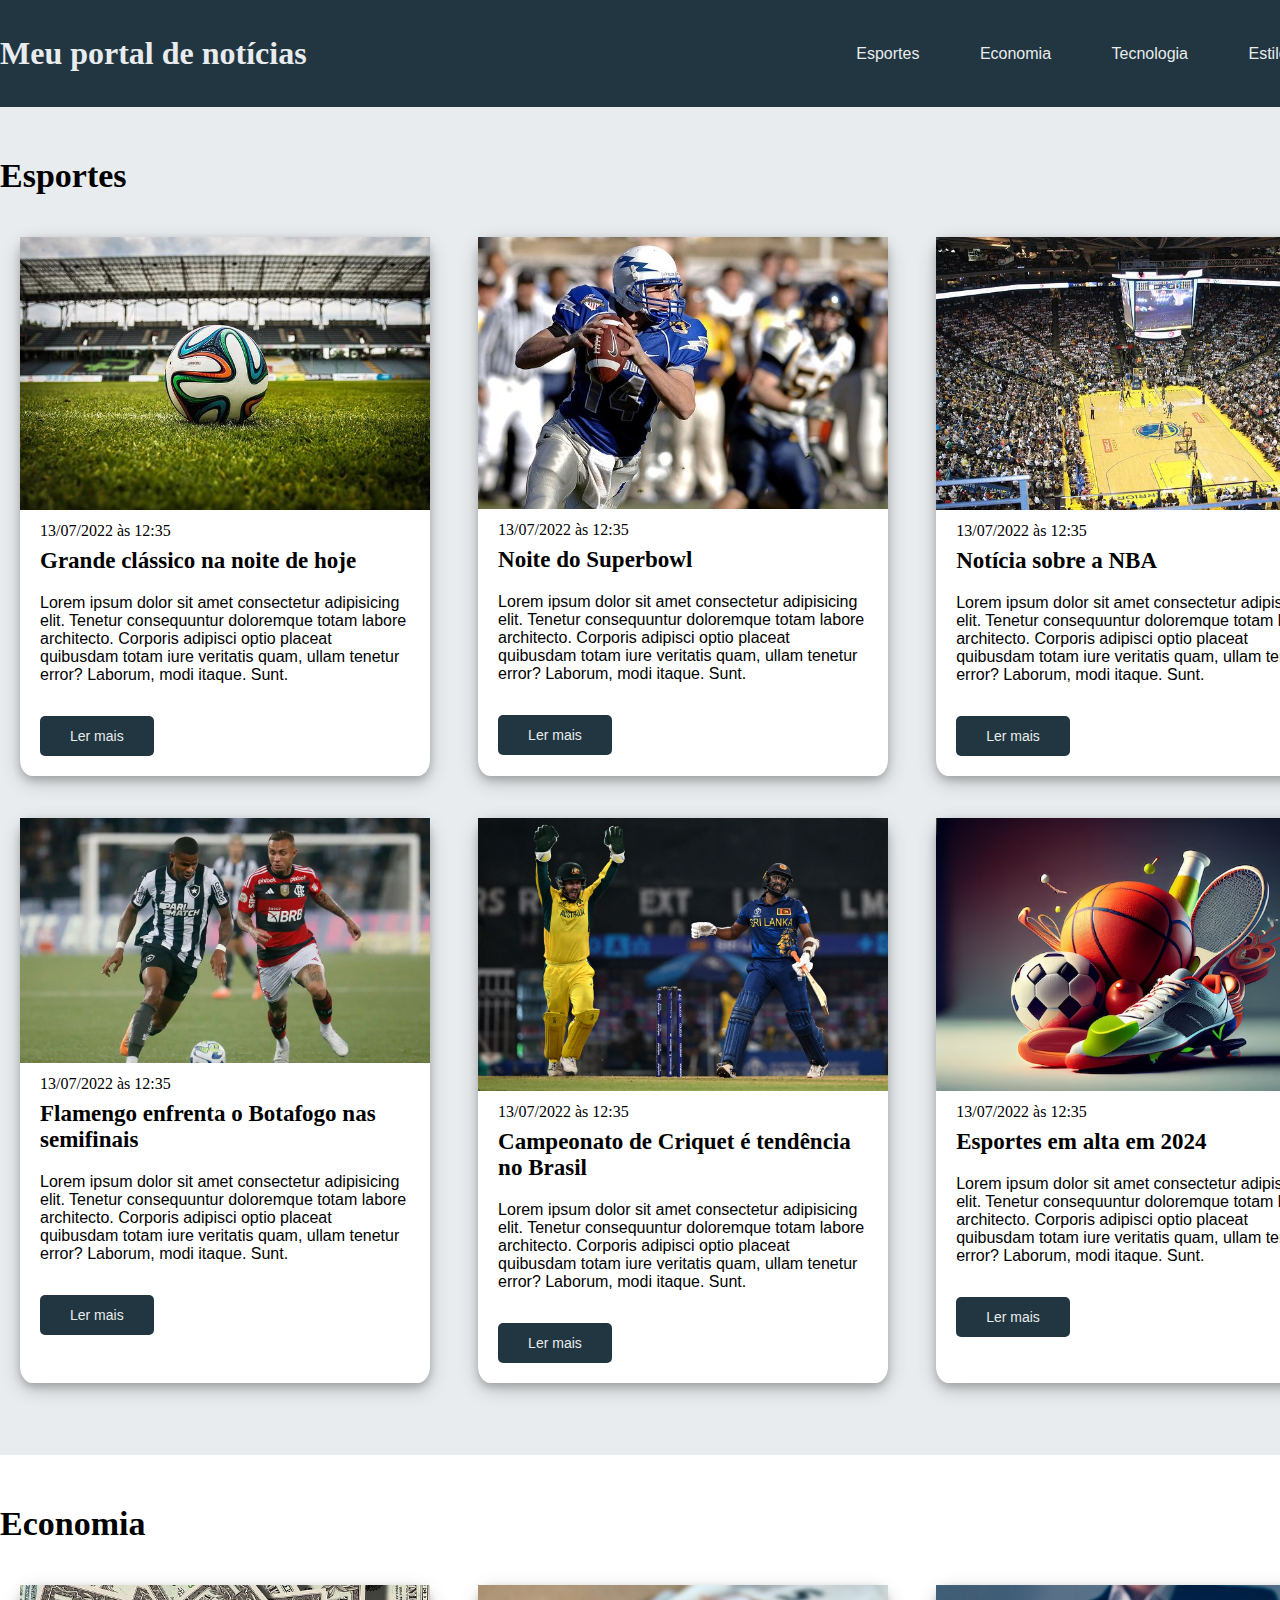
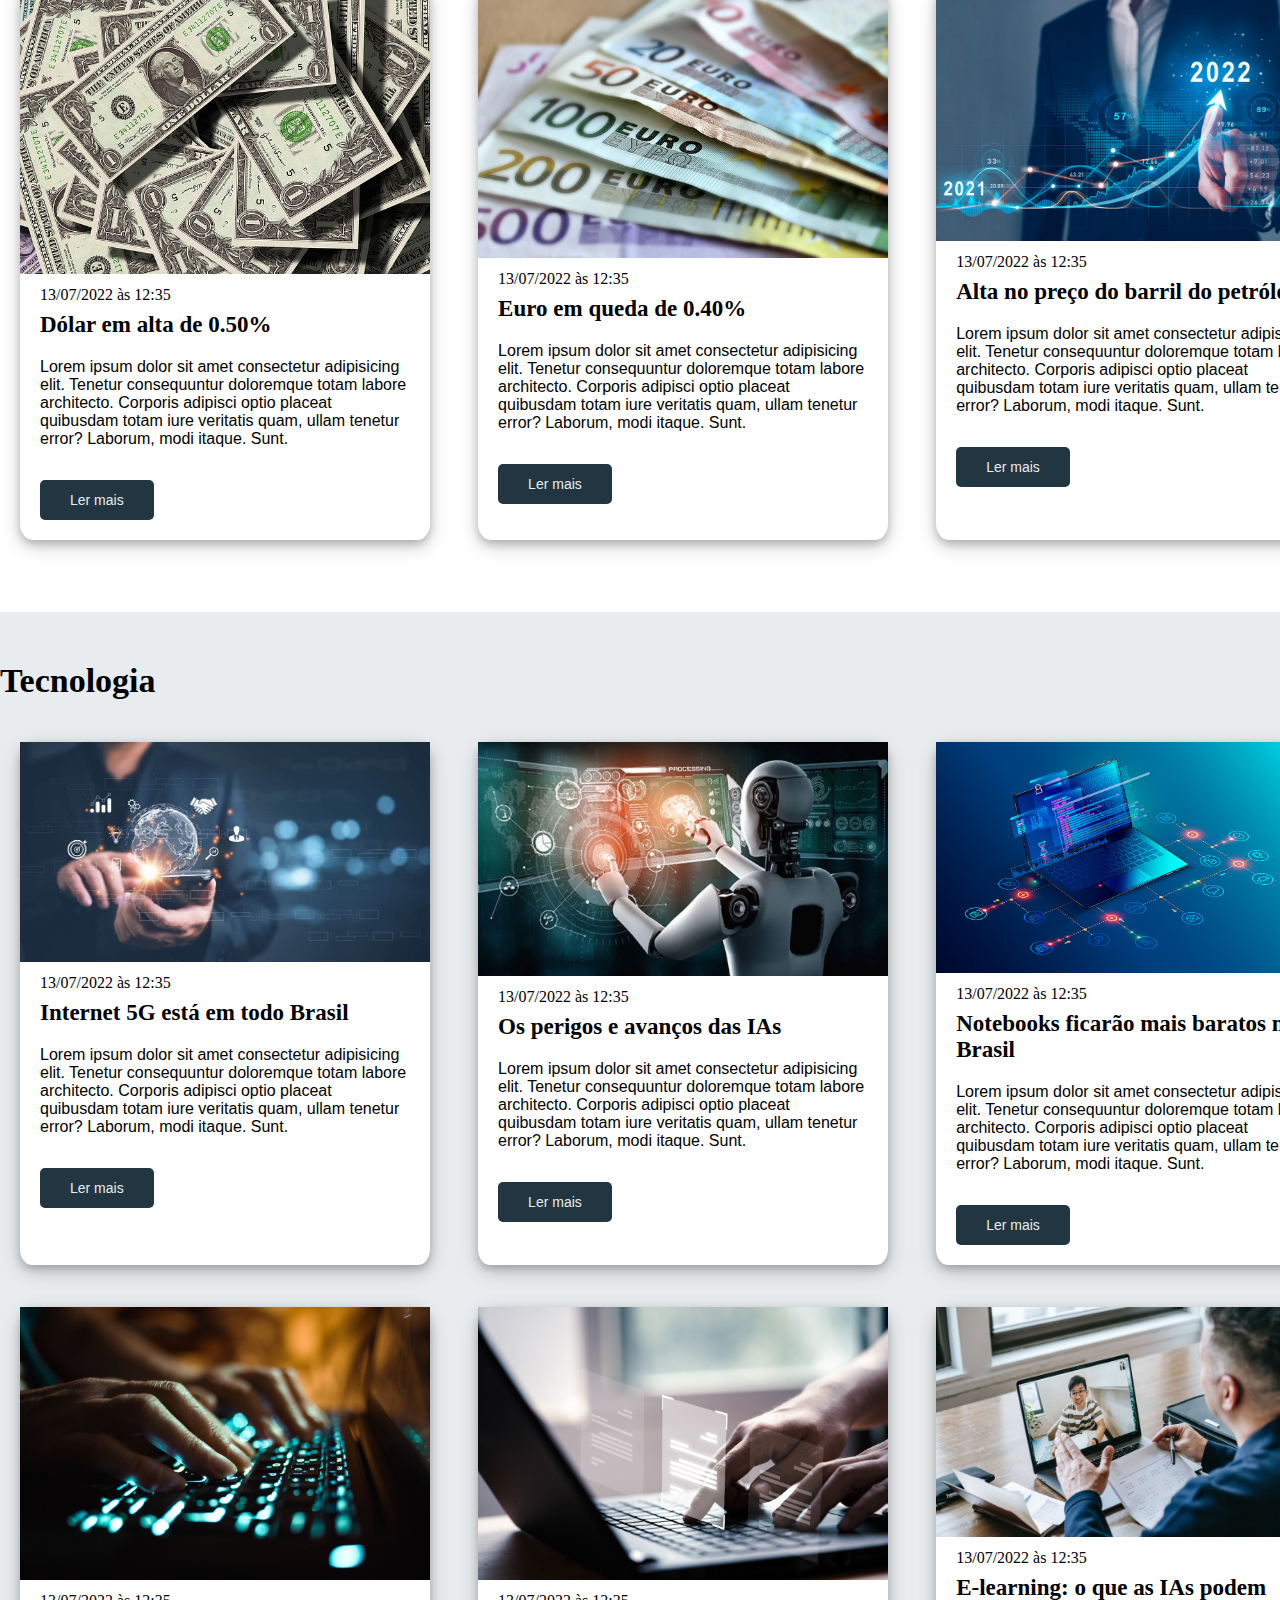
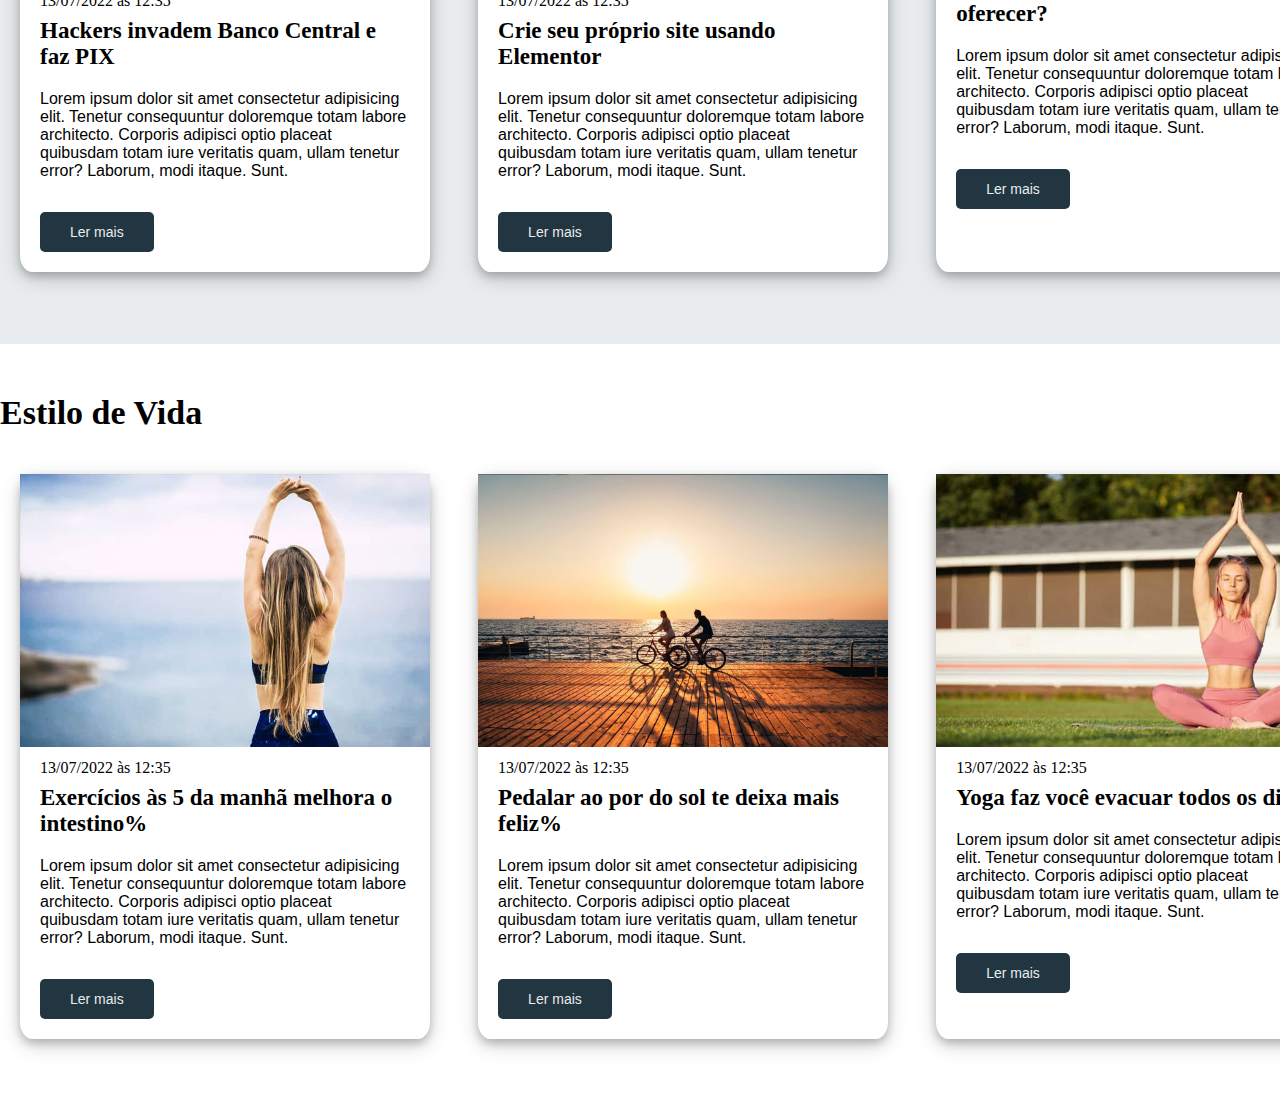
<file: index.html>
<!DOCTYPE html>
<html lang="pt-BR">

<head>
    <meta charset="UTF-8">
    <meta http-equiv="X-UA-Compatible" content="IE=edge">
    <meta name="viewport" content="width=device-width, initial-scale=1.0">
    <title>Meu portal de notícias</title>
    <link rel="stylesheet" href="./main.css" />
</head>

<body>
    <header>
        <div class="conteiner">
            <h1>Meu portal de notícias</h1>
            <nav>
                <ul>
                    <li>
                        <a href="#sports" title="Ir para a seção de esportes">Esportes</a>
                    </li>
                    <li>
                        <a href="#economy" title="Ir para a seção de notícias">Economia</a>
                    </li>
                    <li>
                        <a href="#tecnology" title="Ir para a seção de tecnologia">Tecnologia</a>
                    </li>
                    <li>
                        <a href="#lyfestile" title="Ir para a seção de estilo de vida">Estilo de Vida</a>
                    </li>
                </ul>
            </nav>
        </div>
    </header>
    <section id="sports">
        <div class="conteiner">
            <h2>Esportes</h2>
            <div class="articles">
                <article>
                    <img src="./imagens/futebol.jpg" alt="Bola de futebol no gramado" />
                    <header>
                        <time>13/07/2022 às 12:35</time>
                    </header>
                    <h3>Grande clássico na noite de hoje</h3>
                    <p>
                        Lorem ipsum dolor sit amet consectetur adipisicing elit. Tenetur consequuntur doloremque totam
                        labore architecto. Corporis adipisci optio placeat quibusdam totam iure veritatis quam, ullam
                        tenetur error? Laborum, modi itaque. Sunt.
                    </p>
                    <a href="#" title="Leia a notícia completa">Ler mais</a>
                </article>
                <article>
                    <img src="./imagens/futebol-americano.jpg"
                        alt="Jogador de futebol americano correndo com a bola na mão" />
                    <header>
                        <time>13/07/2022 às 12:35</time>
                    </header>
                    <h3>Noite do Superbowl</h3>
                    <p>
                        Lorem ipsum dolor sit amet consectetur adipisicing elit. Tenetur consequuntur doloremque totam
                        labore architecto. Corporis adipisci optio placeat quibusdam totam iure veritatis quam, ullam
                        tenetur error? Laborum, modi itaque. Sunt.
                    </p>
                    <a href="#" title="Leia a notícia completa">Ler mais</a>
                </article>
                <article>
                    <img src="./imagens/basquete.jpg" title="Vista aérea de uma quadra de basquete" />
                    <header>
                        <time>13/07/2022 às 12:35</time>
                    </header>
                    <h3>Notícia sobre a NBA</h3>
                    <p>
                        Lorem ipsum dolor sit amet consectetur adipisicing elit. Tenetur consequuntur doloremque totam
                        labore architecto. Corporis adipisci optio placeat quibusdam totam iure veritatis quam, ullam
                        tenetur error? Laborum, modi itaque. Sunt.
                    </p>
                    <a href="#" title="Leia a notícia completa">Ler mais</a>
                </article>
                <article>
                    <img src="./imagens/flamengo-botafogo.webp" title="Jogador do Flamengo disputando bola com jogador do Botafogo" />
                    <header>
                        <time>13/07/2022 às 12:35</time>
                    </header>
                    <h3>Flamengo enfrenta o Botafogo nas semifinais</h3>
                    <p>
                        Lorem ipsum dolor sit amet consectetur adipisicing elit. Tenetur consequuntur doloremque totam
                        labore architecto. Corporis adipisci optio placeat quibusdam totam iure veritatis quam, ullam
                        tenetur error? Laborum, modi itaque. Sunt.
                    </p>
                    <a href="#" title="Leia a notícia completa">Ler mais</a>
                </article>
                <article>
                    <img src="./imagens/criquete.jpeg" title="Dois jogadores de críquete, um com a mão levantada" />
                    <header>
                        <time>13/07/2022 às 12:35</time>
                    </header>
                    <h3>Campeonato de Criquet é tendência no Brasil</h3>
                    <p>
                        Lorem ipsum dolor sit amet consectetur adipisicing elit. Tenetur consequuntur doloremque totam
                        labore architecto. Corporis adipisci optio placeat quibusdam totam iure veritatis quam, ullam
                        tenetur error? Laborum, modi itaque. Sunt.
                    </p>
                    <a href="#" title="Leia a notícia completa">Ler mais</a>
                </article>
                <article>
                    <img src="./imagens/esportes-01.avif" title="Vários objetos de esportes diversos emaranhados" />
                    <header>
                        <time>13/07/2022 às 12:35</time>
                    </header>
                    <h3>Esportes em alta em 2024</h3>
                    <p>
                        Lorem ipsum dolor sit amet consectetur adipisicing elit. Tenetur consequuntur doloremque totam
                        labore architecto. Corporis adipisci optio placeat quibusdam totam iure veritatis quam, ullam
                        tenetur error? Laborum, modi itaque. Sunt.
                    </p>
                    <a href="#" title="Leia a notícia completa">Ler mais</a>
                </article>
            </div>
        </div>
    </section>
   <section id="economy">
        <div class="conteiner">
            <h2>Economia</h2>
            <div class="articles">
                <article>
                    <img src="./imagens/dolares.jpg" alt="Muitos dólares" />
                    <header>
                        <time>13/07/2022 às 12:35</time>
                    </header>
                    <h3>Dólar em alta de 0.50%</h3>
                    <p>
                        Lorem ipsum dolor sit amet consectetur adipisicing elit. Tenetur consequuntur doloremque totam
                        labore
                        architecto. Corporis adipisci optio placeat quibusdam totam iure veritatis quam, ullam tenetur
                        error?
                        Laborum, modi itaque. Sunt.
                    </p>
                    <a href="#" title="Leia a notícia completa">Ler mais</a>
                </article>
                <article>
                    <img src="./imagens/euro.jpg" alt="Várias notas de euro" />
                    <header>
                        <time>13/07/2022 às 12:35</time>
                    </header>
                    <h3>Euro em queda de 0.40%</h3>
                    <p>
                        Lorem ipsum dolor sit amet consectetur adipisicing elit. Tenetur consequuntur doloremque totam
                        labore
                        architecto. Corporis adipisci optio placeat quibusdam totam iure veritatis quam, ullam tenetur
                        error?
                        Laborum, modi itaque. Sunt.
                    </p>
                    <a href="#" title="Leia a notícia completa">Ler mais</a>
                </article>
                <article>
                    <img src="./imagens/economia-01.jpeg" alt="Extração de petróleo" />
                    <header>
                        <time>13/07/2022 às 12:35</time>
                    </header>
                    <h3>Alta no preço do barril do petróleo</h3>
                    <p>
                        Lorem ipsum dolor sit amet consectetur adipisicing elit. Tenetur consequuntur doloremque totam
                        labore
                        architecto. Corporis adipisci optio placeat quibusdam totam iure veritatis quam, ullam tenetur
                        error?
                        Laborum, modi itaque. Sunt.
                    </p>
                    <a href="#" title="Leia a notícia completa">Ler mais</a>
                </article>
            </div>
        </div>
    </section>
    <section id="tecnology">
        <div class="conteiner">
            <h2>Tecnologia</h2>
            <div class="articles">
                <article>
                    <img src="./imagens/tecnologia-01.jpeg" alt="Bola de futebol no gramado" />
                    <header>
                        <time>13/07/2022 às 12:35</time>
                    </header>
                    <h3>Internet 5G está em todo Brasil</h3>
                    <p>
                        Lorem ipsum dolor sit amet consectetur adipisicing elit. Tenetur consequuntur doloremque totam
                        labore architecto. Corporis adipisci optio placeat quibusdam totam iure veritatis quam, ullam
                        tenetur error? Laborum, modi itaque. Sunt.
                    </p>
                    <a href="#" title="Leia a notícia completa">Ler mais</a>
                </article>
                <article>
                    <img src="./imagens/tecnologia-02.jpeg"
                        alt="Jogador de futebol americano correndo com a bola na mão" />
                    <header>
                        <time>13/07/2022 às 12:35</time>
                    </header>
                    <h3>Os perigos e avanços das IAs</h3>
                    <p>
                        Lorem ipsum dolor sit amet consectetur adipisicing elit. Tenetur consequuntur doloremque totam
                        labore architecto. Corporis adipisci optio placeat quibusdam totam iure veritatis quam, ullam
                        tenetur error? Laborum, modi itaque. Sunt.
                    </p>
                    <a href="#" title="Leia a notícia completa">Ler mais</a>
                </article>
                <article>
                    <img src="./imagens/tecnologia-03.jpeg" title="Vista aérea de uma quadra de basquete" />
                    <header>
                        <time>13/07/2022 às 12:35</time>
                    </header>
                    <h3>Notebooks ficarão mais baratos no Brasil</h3>
                    <p>
                        Lorem ipsum dolor sit amet consectetur adipisicing elit. Tenetur consequuntur doloremque totam
                        labore architecto. Corporis adipisci optio placeat quibusdam totam iure veritatis quam, ullam
                        tenetur error? Laborum, modi itaque. Sunt.
                    </p>
                    <a href="#" title="Leia a notícia completa">Ler mais</a>
                </article>
                <article>
                    <img src="./imagens/tecnologia-04.jpeg" title="Vista aérea de uma quadra de basquete" />
                    <header>
                        <time>13/07/2022 às 12:35</time>
                    </header>
                    <h3>Hackers invadem Banco Central e faz PIX</h3>
                    <p>
                        Lorem ipsum dolor sit amet consectetur adipisicing elit. Tenetur consequuntur doloremque totam
                        labore architecto. Corporis adipisci optio placeat quibusdam totam iure veritatis quam, ullam
                        tenetur error? Laborum, modi itaque. Sunt.
                    </p>
                    <a href="#" title="Leia a notícia completa">Ler mais</a>
                </article>
                <article>
                    <img src="./imagens/tecnologia-05.jpeg" title="Vista aérea de uma quadra de basquete" />
                    <header>
                        <time>13/07/2022 às 12:35</time>
                    </header>
                    <h3>Crie seu próprio site usando Elementor</h3>
                    <p>
                        Lorem ipsum dolor sit amet consectetur adipisicing elit. Tenetur consequuntur doloremque totam
                        labore architecto. Corporis adipisci optio placeat quibusdam totam iure veritatis quam, ullam
                        tenetur error? Laborum, modi itaque. Sunt.
                    </p>
                    <a href="#" title="Leia a notícia completa">Ler mais</a>
                </article>
                <article>
                    <img src="./imagens/tecnologia-06.jpeg" title="Vista aérea de uma quadra de basquete" />
                    <header>
                        <time>13/07/2022 às 12:35</time>
                    </header>
                    <h3>E-learning: o que as IAs podem oferecer?</h3>
                    <p>
                        Lorem ipsum dolor sit amet consectetur adipisicing elit. Tenetur consequuntur doloremque totam
                        labore architecto. Corporis adipisci optio placeat quibusdam totam iure veritatis quam, ullam
                        tenetur error? Laborum, modi itaque. Sunt.
                    </p>
                    <a href="#" title="Leia a notícia completa">Ler mais</a>
                </article>
            </div>
        </div>
    </section>
    <section id="lifestyle">
        <div class="conteiner">
            <h2>Estilo de Vida</h2>
            <div class="articles">
                <article>
                    <img src="./imagens/lifestyle-01.jpeg" alt="Muitos dólares" />
                    <header>
                        <time>13/07/2022 às 12:35</time>
                    </header>
                    <h3>Exercícios às 5 da manhã melhora o intestino%</h3>
                    <p>
                        Lorem ipsum dolor sit amet consectetur adipisicing elit. Tenetur consequuntur doloremque totam
                        labore
                        architecto. Corporis adipisci optio placeat quibusdam totam iure veritatis quam, ullam tenetur
                        error?
                        Laborum, modi itaque. Sunt.
                    </p>
                    <a href="#" title="Leia a notícia completa">Ler mais</a>
                </article>
                <article>
                    <img src="./imagens/lifestyle-02.jpeg" alt="Várias notas de euro" />
                    <header>
                        <time>13/07/2022 às 12:35</time>
                    </header>
                    <h3>Pedalar ao por do sol te deixa mais feliz%</h3>
                    <p>
                        Lorem ipsum dolor sit amet consectetur adipisicing elit. Tenetur consequuntur doloremque totam
                        labore
                        architecto. Corporis adipisci optio placeat quibusdam totam iure veritatis quam, ullam tenetur
                        error?
                        Laborum, modi itaque. Sunt.
                    </p>
                    <a href="#" title="Leia a notícia completa">Ler mais</a>
                </article>
                <article>
                    <img src="./imagens/lifestyle-03.jpeg" alt="Extração de petróleo" />
                    <header>
                        <time>13/07/2022 às 12:35</time>
                    </header>
                    <h3>Yoga faz você evacuar todos os dias</h3>
                    <p>
                        Lorem ipsum dolor sit amet consectetur adipisicing elit. Tenetur consequuntur doloremque totam
                        labore
                        architecto. Corporis adipisci optio placeat quibusdam totam iure veritatis quam, ullam tenetur
                        error?
                        Laborum, modi itaque. Sunt.
                    </p>
                    <a href="#" title="Leia a notícia completa">Ler mais</a>
                </article>
            </div>
        </div>
    </section>
</body>

</html>
</file>
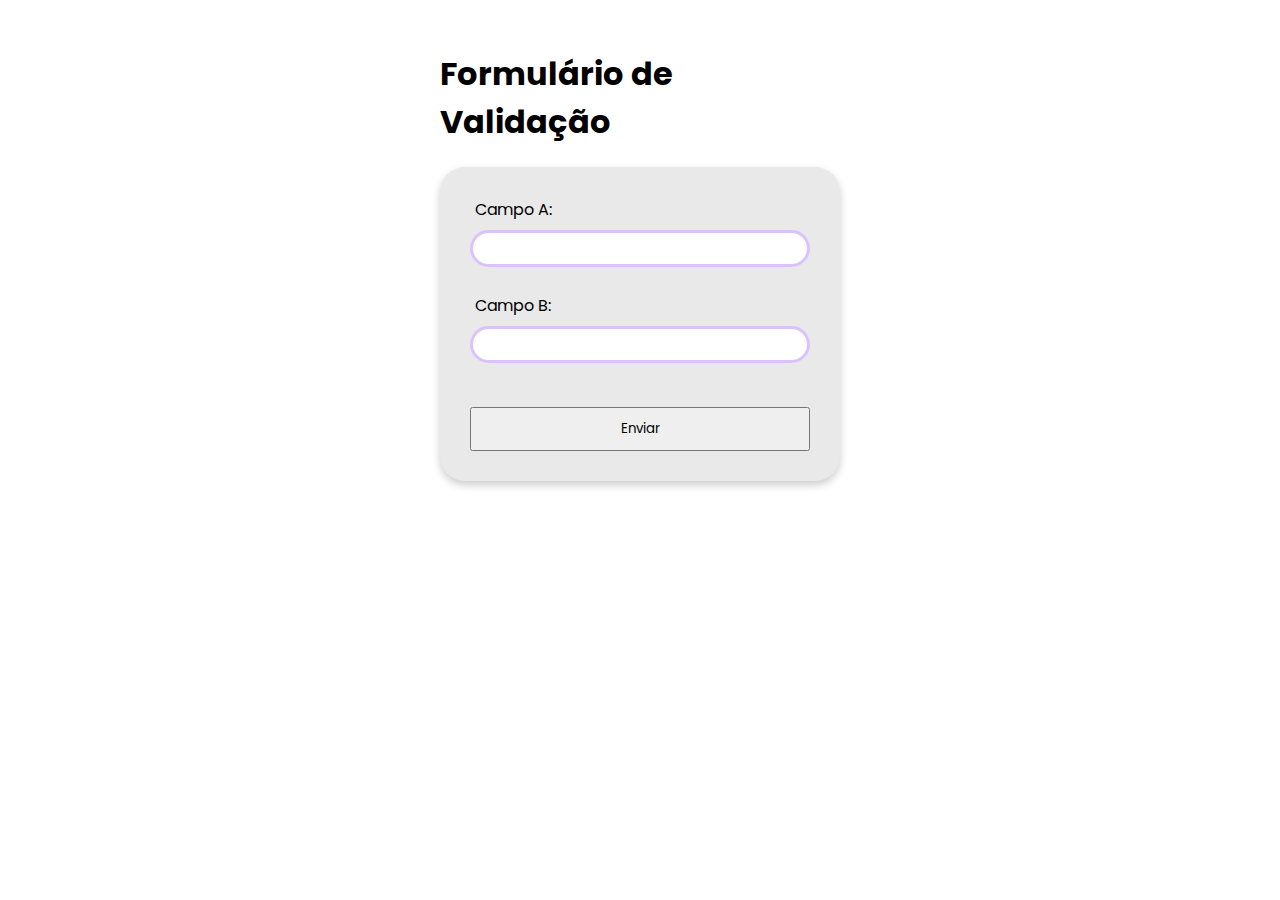
<file: exercicio-modulo-7/index.html>
<html lang="pt-br">

<head>
    <meta charset="UTF-8">
    <meta name="viewport" content="width=device-width, initial-scale=1.0">
    <title>Formulário de Validação</title>
    <link rel="stylesheet" href="main.css">
    <link rel="preconnect" href="https://fonts.googleapis.com">
    <link rel="preconnect" href="https://fonts.gstatic.com" crossorigin>
    <link
        href="https://fonts.googleapis.com/css2?family=Bungee&family=Poppins:ital,wght@0,100;0,200;0,300;0,400;0,500;0,600;0,700;0,800;0,900;1,100;1,200;1,300;1,400;1,500;1,600;1,700;1,800;1,900&display=swap"
        rel="stylesheet">
</head>

<body>
    <section>
        <div class="conteiner">
            <h1>Formulário de Validação</h1>
            <form id="meuFormulario" class="form-block">
                <label for="campoA">Campo A:</label><br>
                <input type="number" id="campoA" name="campoA"><br>
                <label for="campoB">Campo B:</label><br>
                <input type="number" id="campoB" name="campoB"><br><br>
                <button type="button" onclick="validarFormulario()">Enviar</button>
            </form>
            <script src="./main.js"></script> <!-- Adicionando o arquivo JavaScript externo -->
        </div>
    </section>
</body>

</html>
</file>
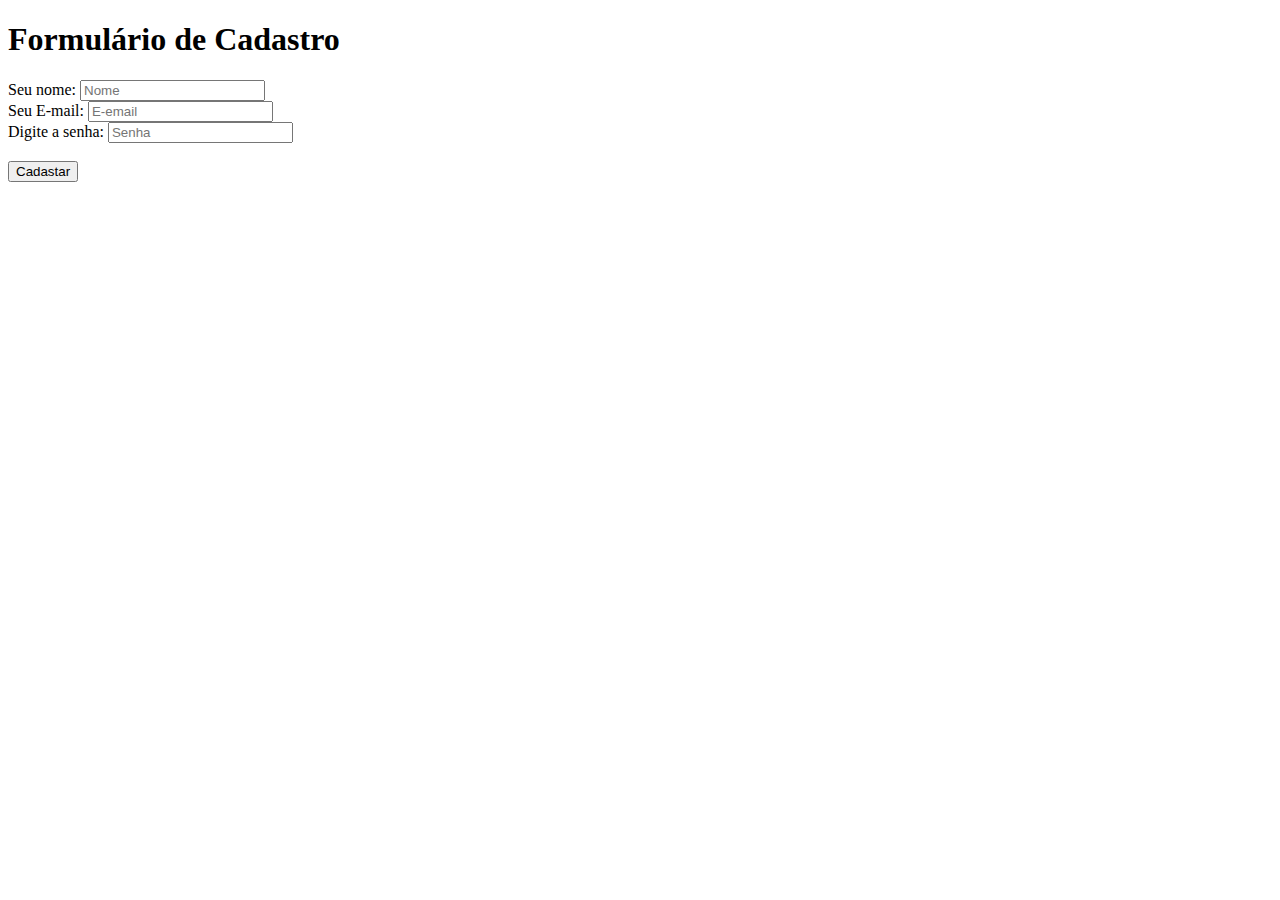
<file: exxercicio-form.html>
<!DOCTYPE html>
<html lang="pt-br">
<head>
    <meta charset="UTF-8">
    <meta name="viewport" content="width=device-width, initial-scale=1.0">
    <title>Formulário de Cadastro</title>
</head>
<body>
    <h1>Formulário de Cadastro</h1>
    <form>
        <label for="nome">Seu nome:</label>
        <input type="text" id="nome" placeholder="Nome" />
        <br />
        <label for="email">Seu E-mail:</label>
        <input type="email" id="email" placeholder="E-email" />
        <br />
        <label for="senha">Digite a senha:</label>
        <input type="password" id="senha" placeholder="Senha" />
        <br />
        <br />
        <button type="submit">Cadastar</button>
    </form>
</body>
</html>
</file>
<file: main.css>
* {
    box-sizing: border-box;
    margin: 0;
    padding: 0;
}

body > header {
    background-color: #213640;
    color: #E8ECEE;
    padding: 35px 0;
}

header .conteiner {
    display: flex;
    align-items: center;
    justify-content: space-between;
}

header li {
    display: inline;
    font-family: Arial, Helvetica, sans-serif;
    margin-left: 16px;
}

header li a {
    color: #E8ECEE;
    text-decoration: none;
}

.conteiner {
    width: 1366px;
    margin: 0 auto;
}

.articles {
    display: flex;
    flex-wrap: wrap;
    justify-content: space-between;
}

.articles article img {
    width: 100%;
    margin-bottom: 8px;
}

.articles article {
    width: 30%;
    background-color: #ffffff;
    border-radius: 3%;
    box-shadow: 0 4px 8px 0 rgba(0, 0, 0, 0.2), 0 6px 20px 0 rgba(0, 0, 0, 0.19);
}

.articles article, h3, p, a {
    margin: 20px;
}

.articles article, time {
    margin: 20px;
}

section {
    padding: 50px 0;
}

section h2,
.articles article {
    margin-bottom: 22px;
}

section h2 {
    font-size: 34px;
}

.articles article h3 {
    margin-top: 8px;
    margin-bottom: 8px;
    font-size: 23px;
}

.articles article a {
    background-color: #213640;
    color: #E8ECEE;
    padding: 12px 30px 12px 30px;
    border-radius: 5px;
    display: inline-block;
    text-decoration: none;
    font-size: 14px;
    font-weight: 500;
    margin-top: 12px;
}

.articles article a:hover {
    text-decoration: underline;
}

.articles article p,
.articles article a {
    font-family: Arial, Helvetica, sans-serif;
}

#sports {
    background-color: #E8ECEE;
}

#economy {
    background-color: #ffffff;
}

#tecnology {
    background-color: #E8ECEE;
}
</file>
<file: exercicio-modulo-7/main.css>
.conteiner {
    max-width: 400px;
    width: 100%;
    margin: 50px auto;
}

h1 {
    font-family: poppins;
}

.form-block {
    padding: 30px;
    border-radius: 25px;
    box-shadow: 0 4px 8px 0 rgba(0, 0, 0, 0.2);
    background-color: #e9e9e9;
}

form input {
    display: block;
    width: 100%;
    border: solid;
    border-color: #dbc2ff;
    border-radius: 25px;
    margin-top: 8px;
    margin-bottom: 8px;
    padding: 8px;
}

label {
    font-family: poppins;
    padding: 5px;
    
}

button {
    font-family: poppins;
    padding: 10 30 10 30;
    width: 100%;
}
</file>
